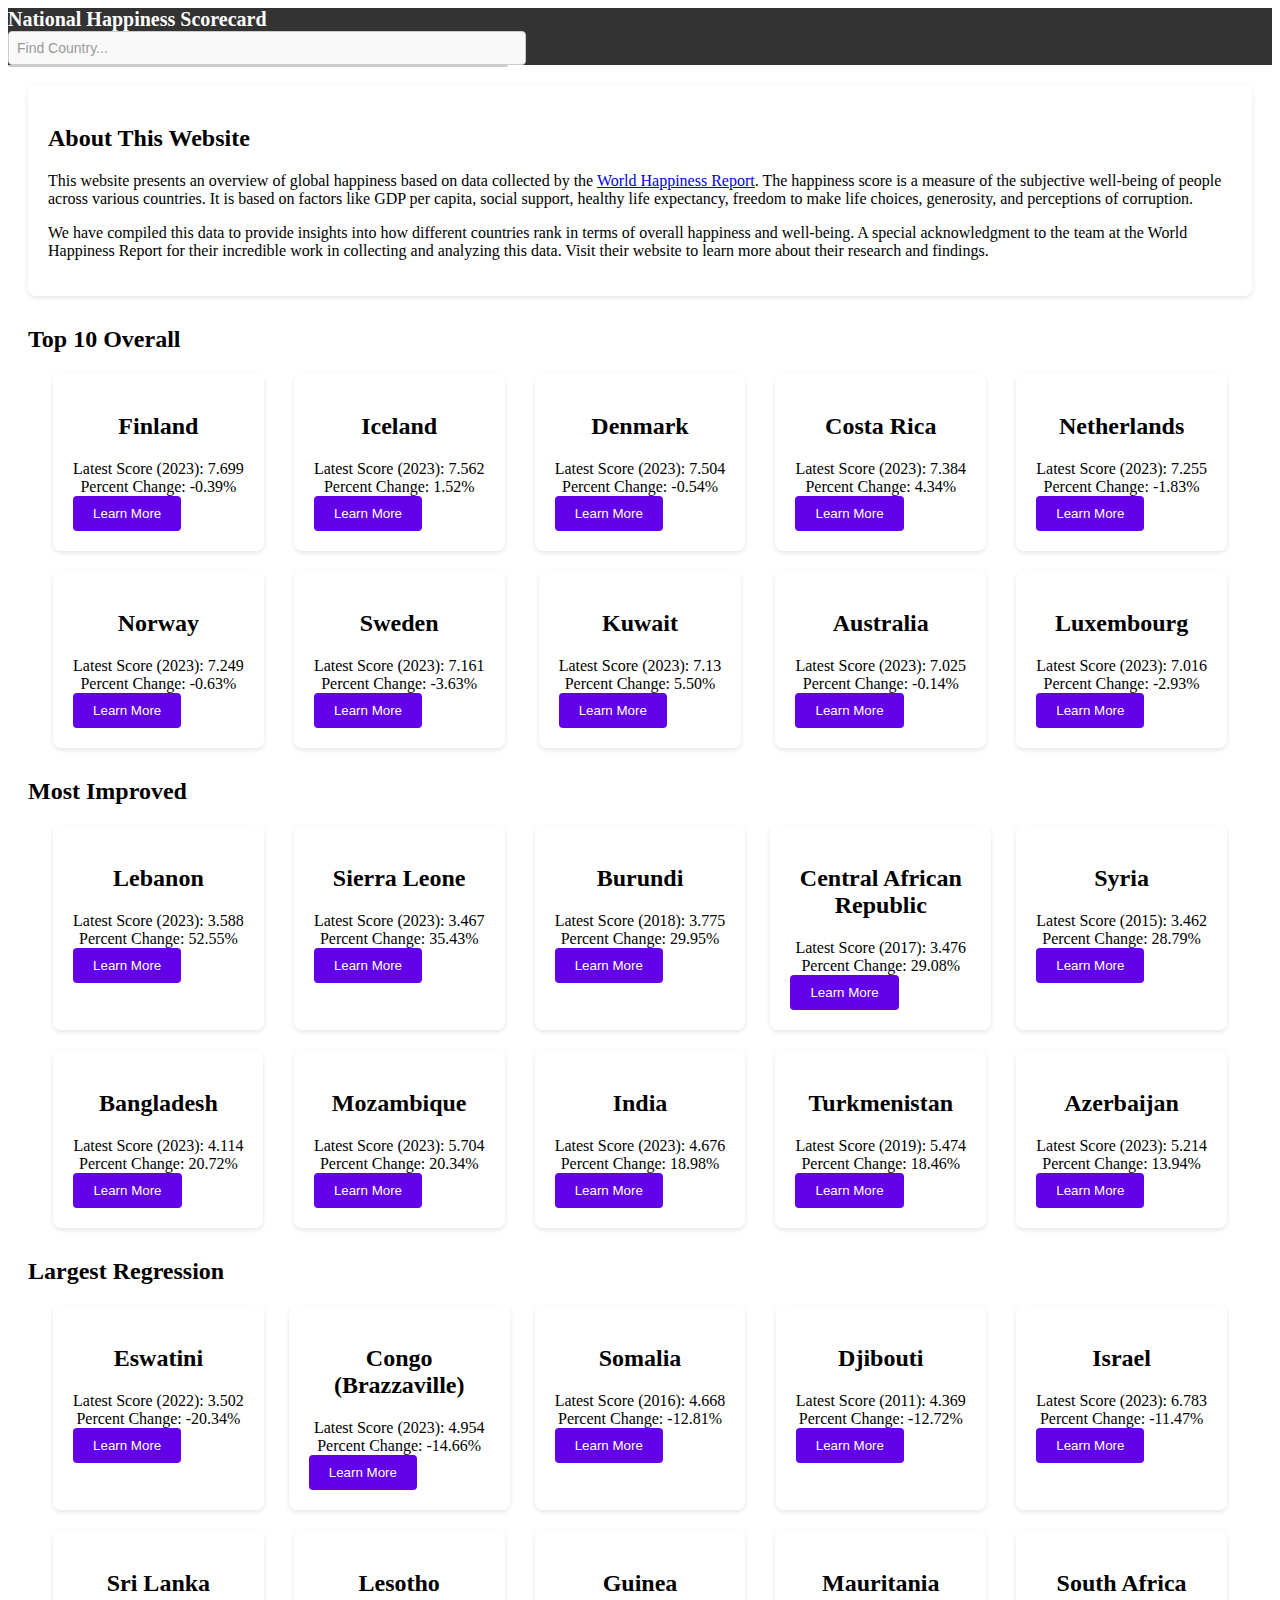
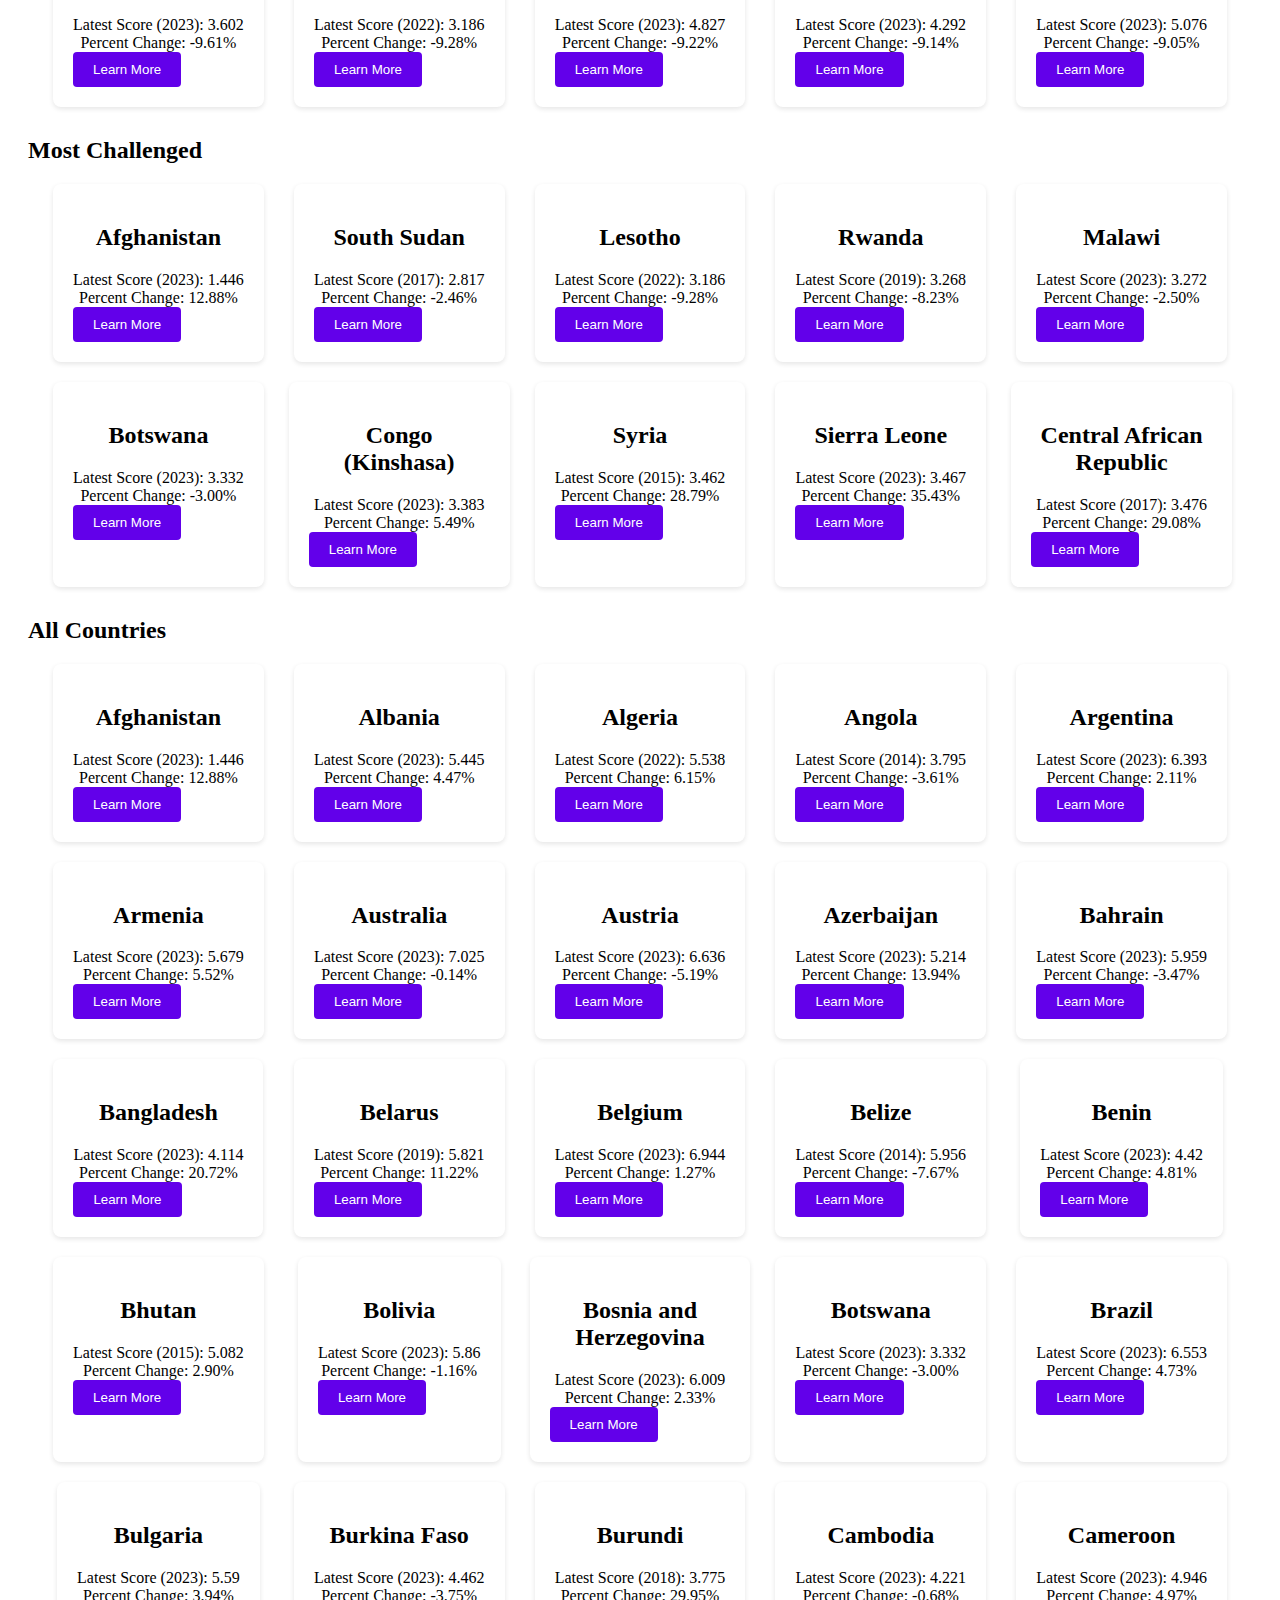
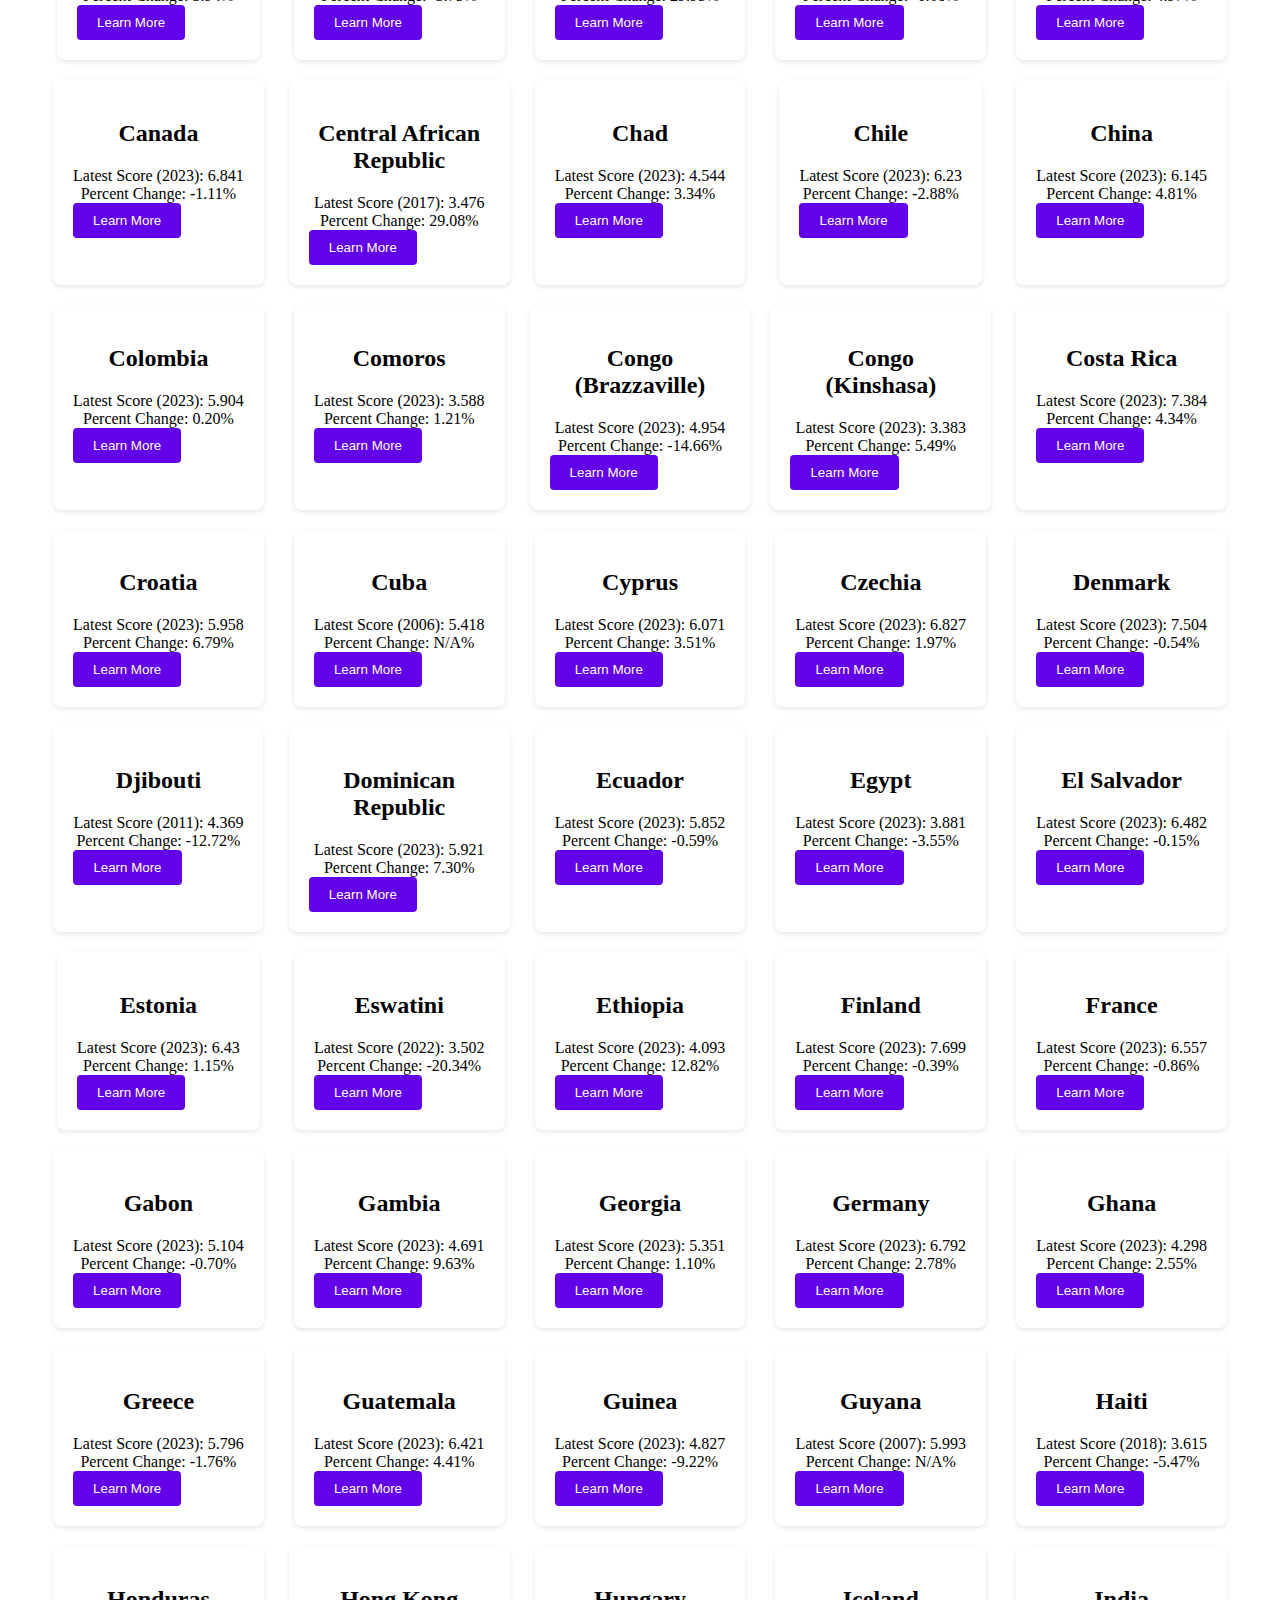
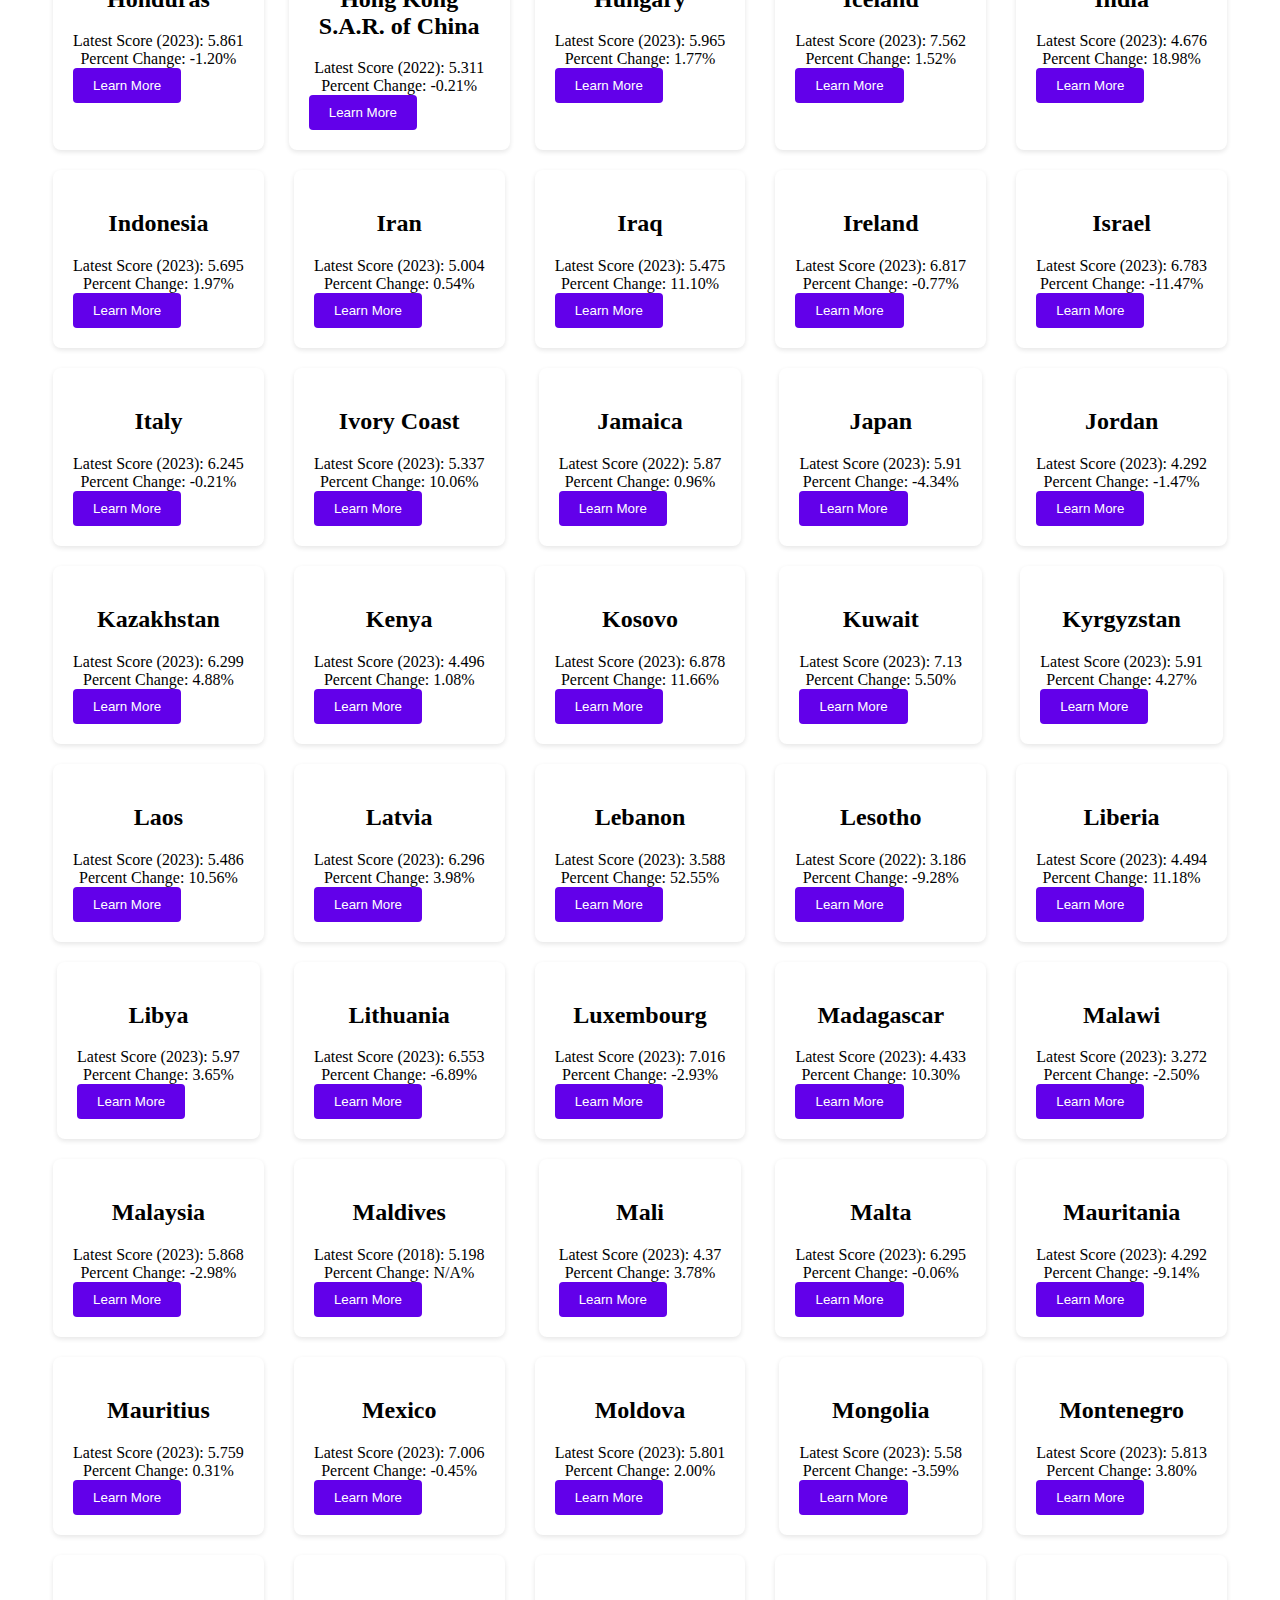
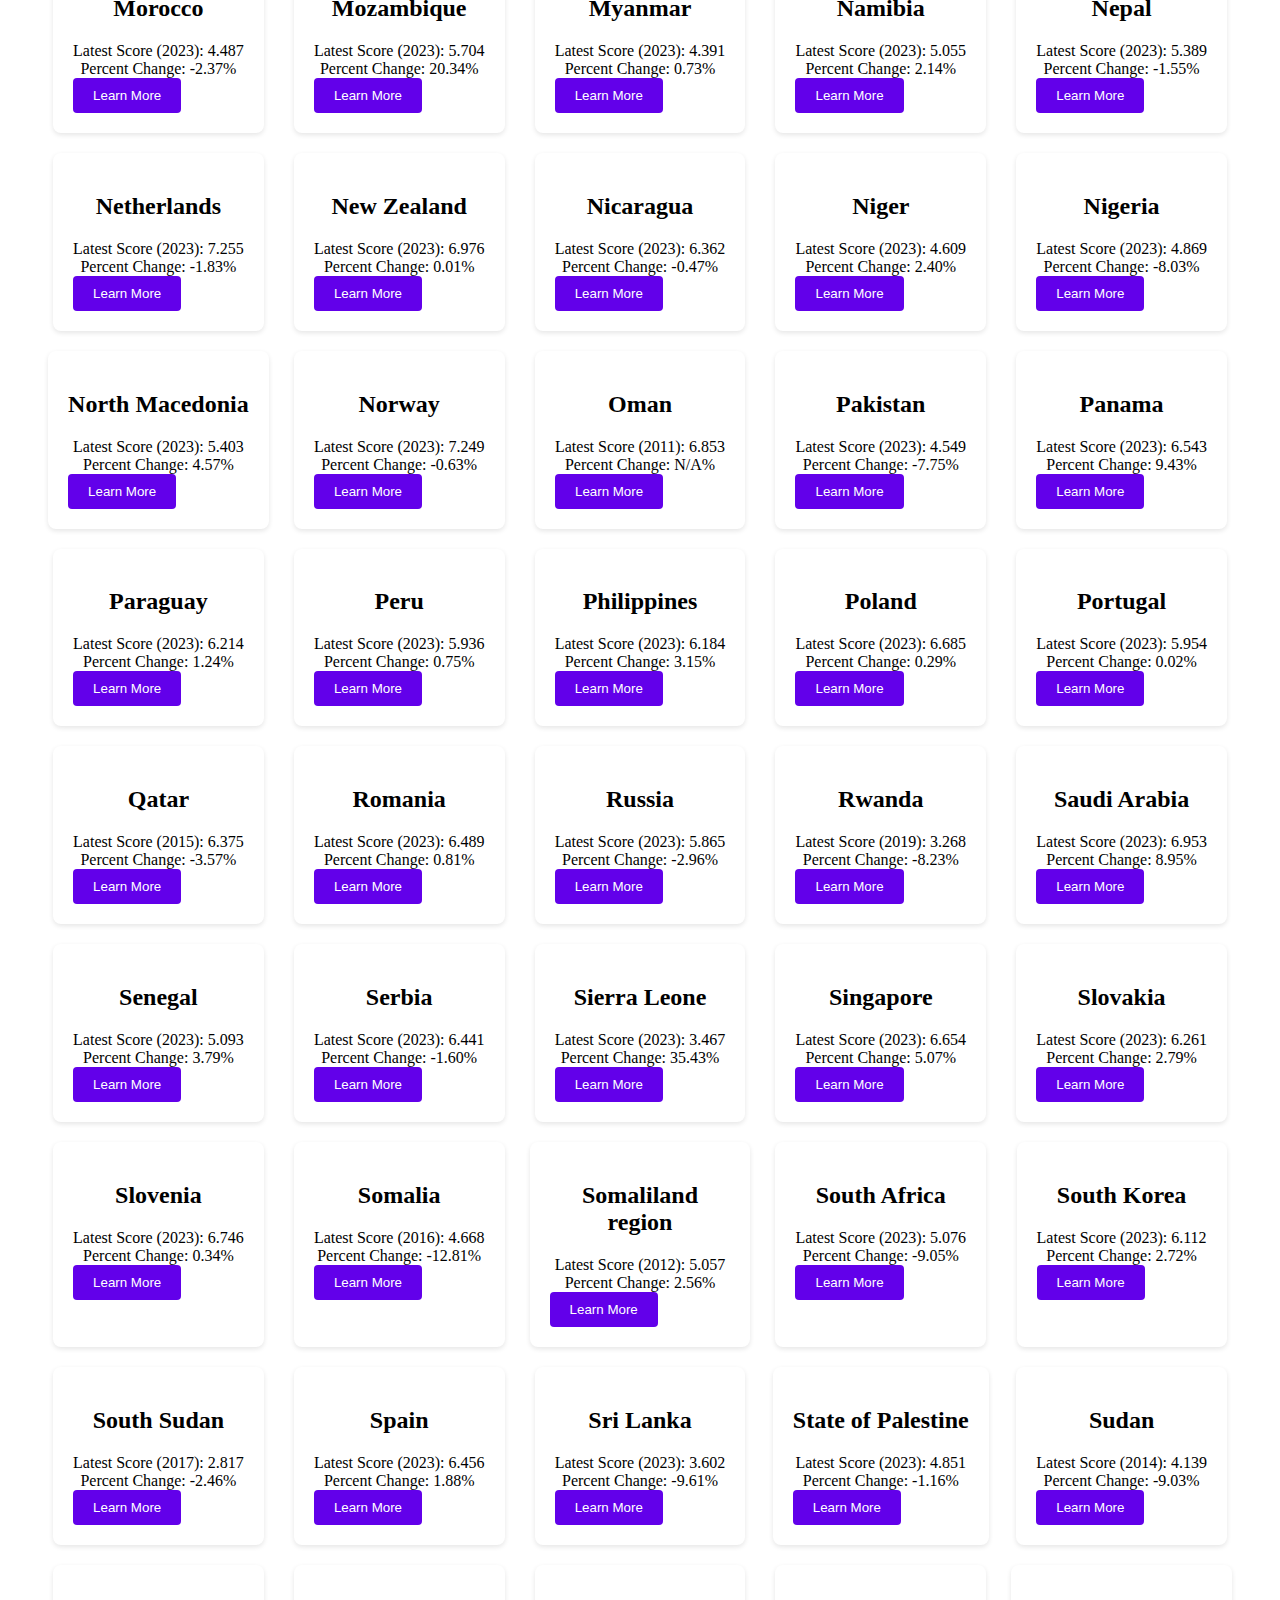
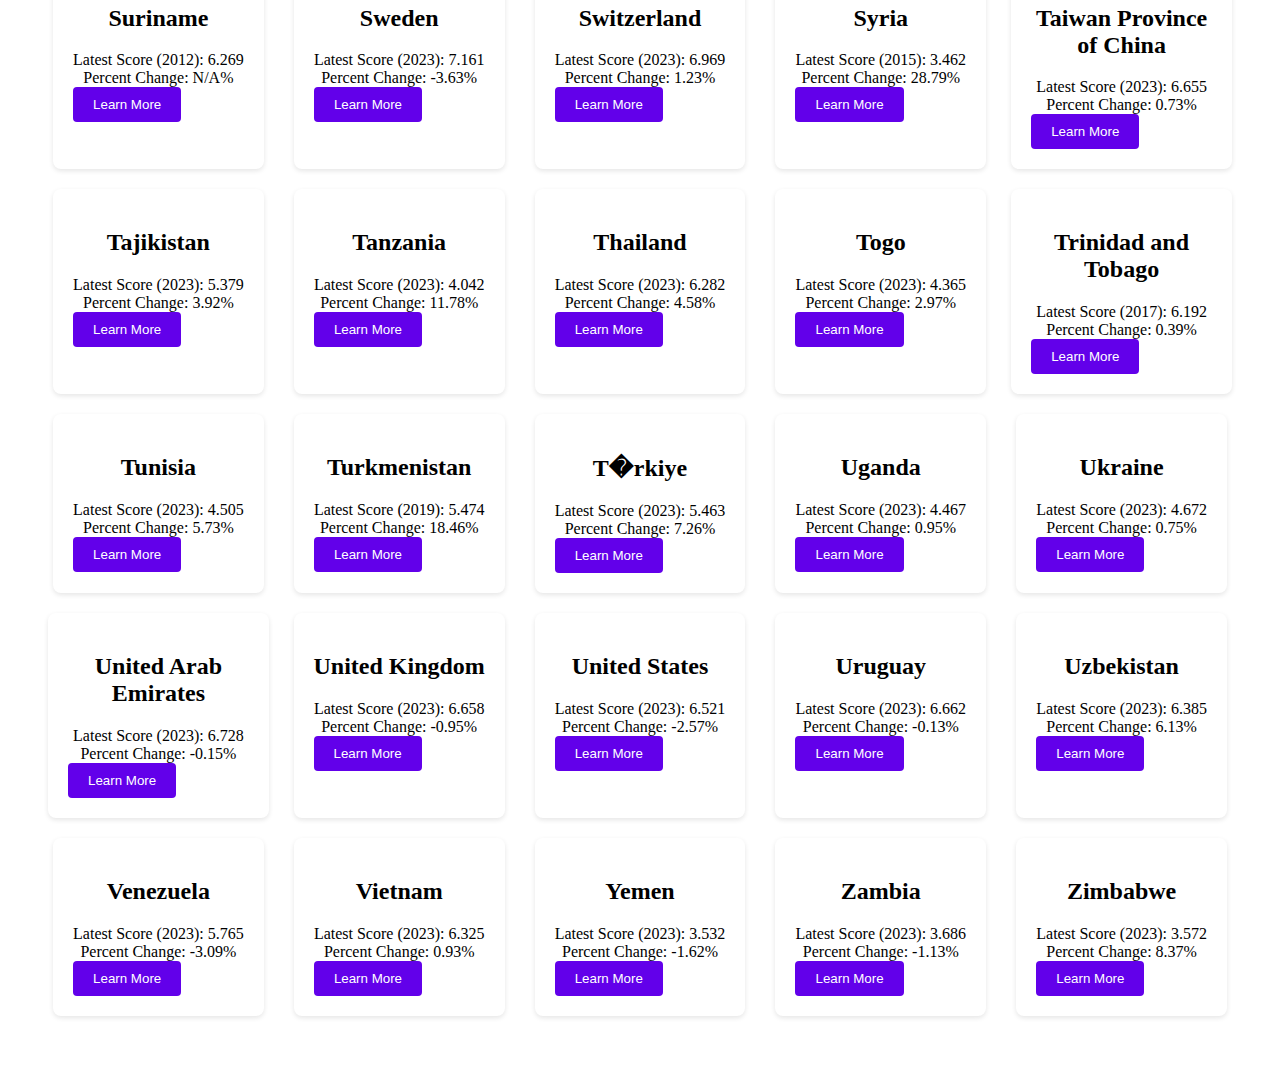
<file: index.html>
<!DOCTYPE html>
<html lang="en">
<head>
    <meta charset="UTF-8">
    <meta name="viewport" content="width=device-width, initial-scale=1.0">
    <title>National Happiness Scorecard</title>
    
    <!-- Material Design Lite CSS -->
    <link rel="stylesheet" href="https://code.getmdl.io/1.3.0/material.indigo-pink.min.css">
    
    <!-- Material Design Lite JavaScript -->
    <script defer src="https://code.getmdl.io/1.3.0/material.min.js"></script>
    
    <!-- Link to your custom CSS -->
    <link rel="stylesheet" href="style.css">
</head>
<body>
    <!-- Material Design Layout -->
    <div class="mdl-layout mdl-js-layout mdl-layout--fixed-header">
        <!-- Header -->
        <header class="mdl-layout__header">
            <div class="mdl-layout__header-row">
                <!-- Site title with link to homepage -->
                <span class="mdl-layout-title"><a href="index.html" class="site-title">National Happiness Scorecard</a></span>
                <!-- Spacer to align search to the right -->
                <div class="mdl-layout-spacer"></div>
                <!-- Search field -->
                <div class="search-container">
                    <input type="text" id="country-search" placeholder="Find Country..." class="search-input">
                    <div id="search-results" class="search-results"></div>
                </div>
            </div>
        </header>
        
        <!-- Main Content -->
        <main class="mdl-layout__content">
            <div class="page-content">
                <!-- Opening statement section -->
                <div class="section-card">
                    <h2 class="section-header">About This Website</h2>
                    <p>
                        This website presents an overview of global happiness based on data collected by the 
                        <a href="https://worldhappiness.report/" target="_blank">World Happiness Report</a>. 
                        The happiness score is a measure of the subjective well-being of people across various countries. 
                        It is based on factors like GDP per capita, social support, healthy life expectancy, freedom to make life choices, generosity, and perceptions of corruption.
                    </p>
                    <p>
                        We have compiled this data to provide insights into how different countries rank in terms of overall happiness and well-being.
                        A special acknowledgment to the team at the World Happiness Report for their incredible work in collecting and analyzing this data. 
                        Visit their website to learn more about their research and findings.
                    </p>
                </div>
                <!-- Cards will be dynamically injected here by JavaScript -->
            </div>
        </main>
    </div>
    
    <!-- Link to your JavaScript file -->
    <script src="script.js"></script>
</body>
</html>
</file>
<file: style.css>
/* General Layout Styles */
.page-content {
    padding: 20px;
}

/* Override Material Design Lite .mdl-card styles */
.mdl-card {
    width: auto !important; /* Allow the card to adjust its width automatically */
    max-width: 100% !important; /* Allow it to use the full available width */
    box-sizing: border-box; /* Include padding and border in the width calculation */
    margin: 0 auto; /* Center the card */
}

/* Section Card - Ensure it takes full width */
.section-card {
    max-width: 100%; /* Allow it to take full width */
    margin: 0 auto; /* Center the section */
    background-color: #fff;
    padding: 20px;
    margin-bottom: 30px; /* Space below each section */
    border-radius: 8px;
    box-shadow: 0 2px 5px rgba(0, 0, 0, 0.1);
}

/* Navbar Styles */
.mdl-layout__header {
    background-color: #333; /* Navbar background color */
    color: white;
}

/* Style for the site title */
.site-title {
    color: white;
    text-decoration: none;
    font-size: 20px;
    font-weight: bold;
}

/* Search Container */
.search-container {
    position: relative;
    width: 50%; /* Adjust width for better alignment */
    max-width: 500px; /* Adjust to fit within the navbar */
    margin-right: 10px; /* Add some margin to the right */
}

/* Style for the search input */
.search-input {
    width: 100%; /* Full width */
    padding: 8px; /* Adjust padding */
    font-size: 14px; /* Adjust font size */
    border: 1px solid #ccc;
    border-radius: 4px;
    background-color: #f9f9f9;
    color: #333;
}

/* Change text color in search input */
.search-input::placeholder {
    color: #999;
}

/* Style for the search results dropdown */
.search-results {
    position: absolute;
    top: 100%; /* Position below the search input */
    left: 0;
    right: 0;
    background-color: white;
    border: 1px solid #ccc;
    border-radius: 4px;
    max-height: 200px;
    overflow-y: auto;
    z-index: 1000; /* Ensure it appears above other elements */
}

/* Style for each search result item */
.search-results div {
    padding: 10px;
    cursor: pointer;
    color: #000;
}

.search-results div:hover {
    background-color: #f0f0f0;
}

/* Container for the Split Table */
.tables-container {
    display: flex;
    flex-wrap: wrap; /* Allow wrapping for responsiveness */
    gap: 20px; /* Space between the tables */
    justify-content: space-between;
}

/* Ensure both tables take up equal width */
.table-wrapper {
    flex: 1; /* Allow equal space for each table */
    min-width: 300px; /* Minimum width to prevent too much shrinking */
}

/* Adjust the table to fill its wrapper */
.current-year-table {
    width: 100%; /* Take full width of the wrapper */
    border-collapse: collapse;
    box-shadow: 0 2px 5px rgba(0, 0, 0, 0.1);
    border-radius: 8px;
    overflow: hidden;
}

/* Table Headers and Rows */
.current-year-table th, .current-year-table td {
    padding: 12px;
    border-bottom: 1px solid #ddd;
    text-align: left;
}

.current-year-table th {
    background-color: #f5f5f5;
    font-weight: bold;
}

.current-year-table tr:hover {
    background-color: #f1f1f1;
}

/* Top Section with Happiness Score */
.happiness-score-container {
    text-align: center;
    margin-top: 20px;
}

.happiness-score {
    font-size: 32px;
    font-weight: bold;
    color: #333;
}

.percent-change {
    font-size: 20px;
    font-weight: bold;
}

/* Positive and negative color for percent change */
.positive-change {
    color: green;
}

.negative-change {
    color: red;
}

/* Responsive Layout for Country Intro Section */
.country-intro {
    display: flex;
    flex-wrap: wrap;
    gap: 20px;
    margin-bottom: 20px;
}

.country-map, .country-info {
    flex: 1 1 45%;
}

/* Card Grid Styles */
.card-grid {
    display: grid;
    grid-template-columns: repeat(5, 1fr); /* Default to 5 columns */
    gap: 20px; /* Space between cards */
    margin-bottom: 30px; /* Space between sections */
    padding: 0 20px; /* Add padding around the grid */
}

/* Media queries for responsive column count */
@media (max-width: 1200px) {
    .card-grid {
        grid-template-columns: repeat(4, 1fr); /* 4 columns */
    }
}

@media (max-width: 900px) {
    .card-grid {
        grid-template-columns: repeat(3, 1fr); /* 3 columns */
    }
}

@media (max-width: 600px) {
    .card-grid {
        grid-template-columns: repeat(2, 1fr); /* 2 columns */
    }
}

@media (max-width: 400px) {
    .card-grid {
        grid-template-columns: 1fr; /* 1 column */
    }
}

/* Card Styling */
.demo-card {
    width: 100%; /* Full width within the grid */
    box-sizing: border-box; /* Ensure padding and border are included in the width */
    padding: 20px; /* Add padding inside the card */
    border-radius: 8px;
    box-shadow: 0 2px 5px rgba(0, 0, 0, 0.1);
    background-color: #fff;
    text-align: center; /* Center the text inside the card */
}

/* Ensure text doesn't wrap unnecessarily */
.demo-card .card-content {
    white-space: nowrap; /* Prevent text wrapping */
    overflow: hidden; /* Hide overflow if necessary */
    text-overflow: ellipsis; /* Add ellipsis to indicate overflow */
}

/* Charts Styles */
.charts-grid {
    display: grid;
    grid-template-columns: repeat(auto-fill, minmax(300px, 1fr));
    gap: 20px;
    margin-top: 20px;
}

.chart-wrapper {
    background-color: #fff;
    padding: 20px;
    border-radius: 8px;
    box-shadow: 0 2px 5px rgba(0, 0, 0, 0.1);
}

/* Button Styles */
.mdl-button {
    display: flex; /* Use flexbox for centering */
    justify-content: center; /* Center horizontally */
    align-items: center; /* Center vertically */
    background-color: #6200ea;
    color: white;
    padding: 10px 20px;
    border: none;
    border-radius: 4px;
    cursor: pointer;
    text-align: center; /* Center text */
}

.mdl-button:hover {
    background-color: #3700b3;
}

/* Table Styles */
.mdl-data-table {
    width: 100%;
    border-collapse: collapse;
}

.mdl-data-table th, .mdl-data-table td {
    padding: 10px;
    border: 1px solid #ddd;
}
</file>
